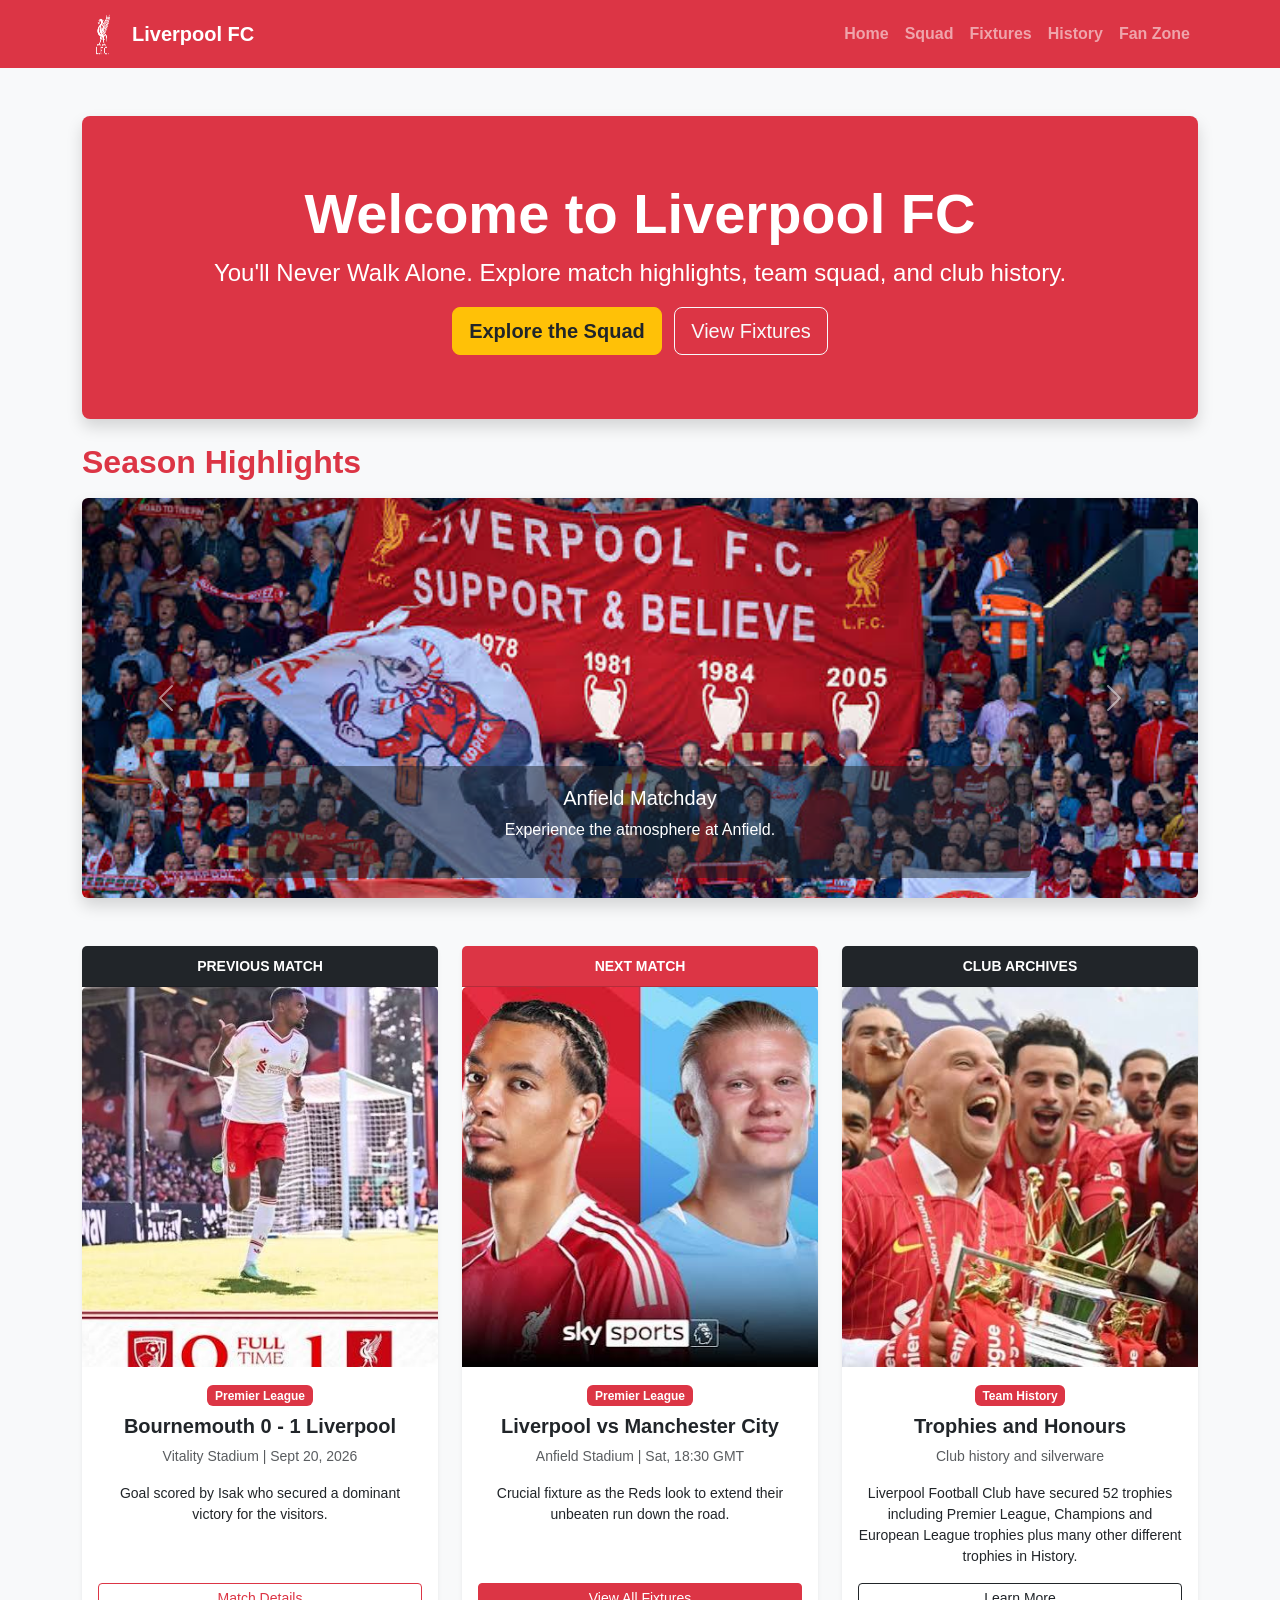
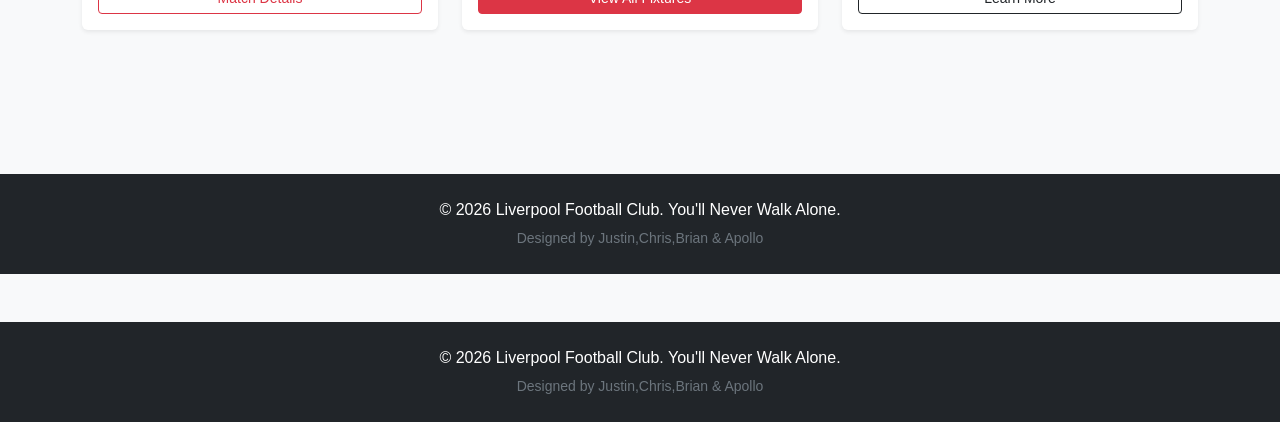
<file: index.html>
<!DOCTYPE html>
<html lang="en">
<head>
    <meta charset="UTF-8">
    <meta name="viewport" content="width=device-width, initial-scale=1.0">
    <title>Liverpool FC | Welcome To Liverpool FC</title>
    <link href="https://cdn.jsdelivr.net/npm/bootstrap@5.3.3/dist/css/bootstrap.min.css" rel="stylesheet">
    <link rel="stylesheet" href="css/custom.css">
</head>
<body class="bg-light" data-page="home">

    <nav class="navbar navbar-expand-lg navbar-dark bg-danger sticky-top">
        <div class="container">
            <a class="navbar-brand fw-bold" href="index.html">
                <img src="images/Logo.png" alt="LFC Logo" width="30" height="30" class="d-inline-block align-text-top me-2">
                Liverpool FC
            </a>
            <button class="navbar-toggler" type="button" data-bs-toggle="collapse" data-bs-target="#navbarNav">
                <span class="navbar-toggler-icon"></span>
            </button>
            <div class="collapse navbar-collapse" id="navbarNav">
                <ul class="navbar-nav ms-auto fw-semibold">
                    <li class="nav-item"><a class="nav-link" href="index.html">Home</a></li>
                    <li class="nav-item"><a class="nav-link" href="squad.html">Squad</a></li>
                    <li class="nav-item"><a class="nav-link" href="fixtures.html">Fixtures</a></li>
                    <li class="nav-item"><a class="nav-link" href="history.html">History</a></li>
                    <li class="nav-item"><a class="nav-link" href="Fanzone.html">Fan Zone</a></li>
                </ul>
            </div>
        </div>
    </nav>

    <main id="pageContent" class="container py-5"></main>

    <footer class="bg-dark text-white text-center py-4 mt-5">
        <div class="container">
            <p class="mb-1">&copy; 2026 Liverpool Football Club.  You'll Never Walk Alone.</p>
            <small class="text-secondary">Designed by Justin,Chris,Brian & Apollo</small>
        </div>
    </footer>

    <script src="https://cdn.jsdelivr.net/npm/bootstrap@5.3.3/dist/js/bootstrap.bundle.min.js"></script>
    <script src="js/main.js"></script>

    <footer class="bg-dark text-white text-center py-4 mt-5">
        <div class="container">
            <p class="mb-1">&copy; 2026 Liverpool Football Club.  You'll Never Walk Alone.</p>
            <small class="text-secondary">Designed by Justin,Chris,Brian & Apollo</small>
        </div>
    </footer>

    <script src="https://cdn.jsdelivr.net/npm/bootstrap@5.3.3/dist/js/bootstrap.bundle.min.js"></script>
</body>
</html>
</file>
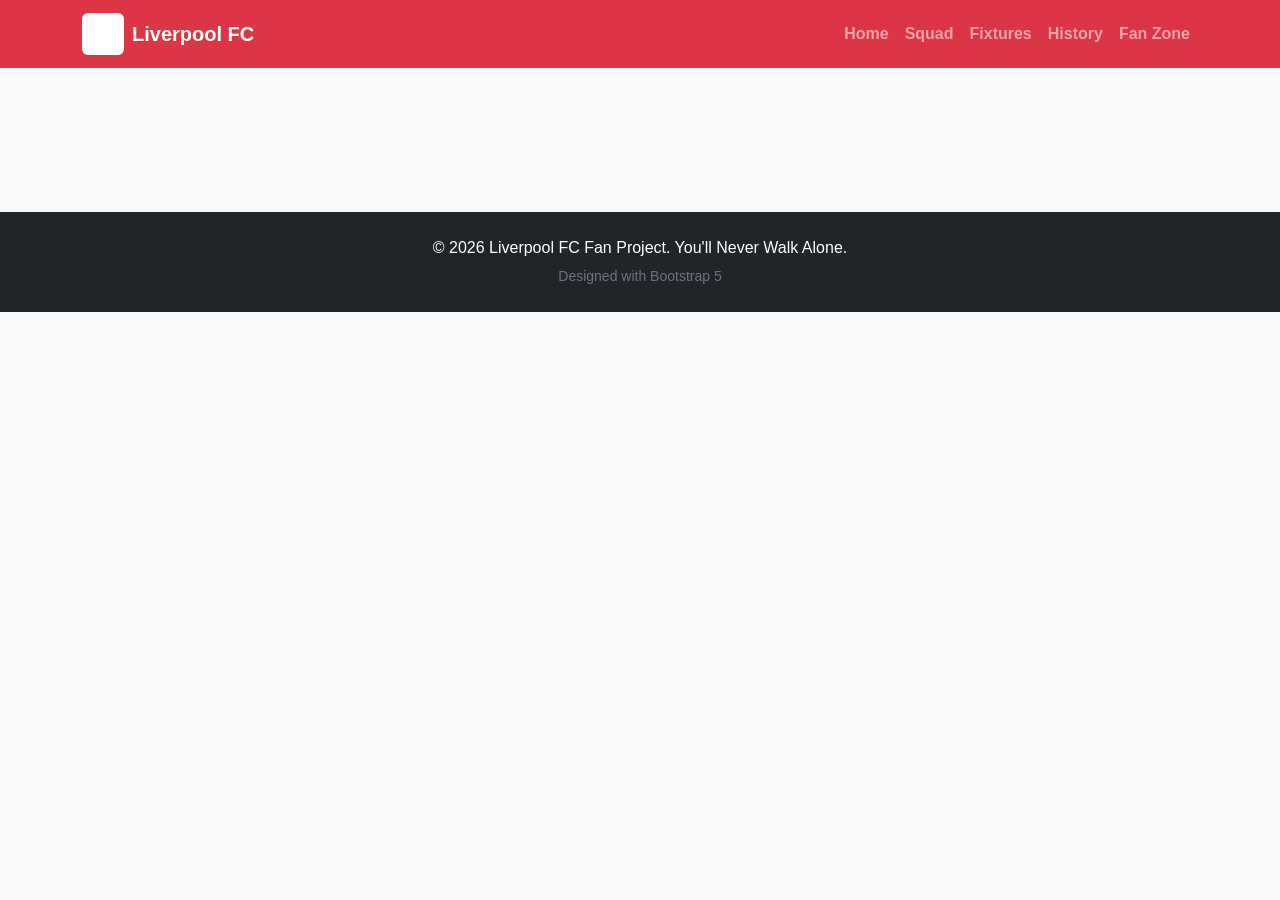
<file: anyother.html>
<!DOCTYPE html>
<html lang="en">
<head>
    <meta charset="UTF-8">
    <meta name="viewport" content="width=device-width, initial-scale=1.0">
    <title>Liverpool FC | Additional Club Details</title>
    <!-- Bootstrap 5 CSS CDN -->
    <link href="https://cdn.jsdelivr.net/npm/bootstrap@5.3.3/dist/css/bootstrap.min.css" rel="stylesheet">
    <!-- Custom CSS -->
    <link rel="stylesheet" href="css/custom.css">
</head>
<body class="bg-light">

    <!-- Shared Navigation Bar -->
    <nav class="navbar navbar-expand-lg navbar-dark bg-danger sticky-top">
        <div class="container">
            <a class="navbar-brand fw-bold" href="index.html">
                <img src="images/logo.svg" alt="LFC Logo" width="30" height="30" class="d-inline-block align-text-top me-2">
                Liverpool FC
            </a>
            <button class="navbar-toggler" type="button" data-bs-toggle="collapse" data-bs-target="#navbarNav">
                <span class="navbar-toggler-icon"></span>
            </button>
            <div class="collapse navbar-collapse" id="navbarNav">
                <ul class="navbar-nav ms-auto fw-semibold">
                    <li class="nav-item"><a class="nav-link" href="index.html">Home</a></li>
                    <li class="nav-item"><a class="nav-link" href="squad.html">Squad</a></li>
                    <li class="nav-item"><a class="nav-link" href="fixtures.html">Fixtures</a></li>
                    <li class="nav-item"><a class="nav-link" href="history.html">History</a></li>
                    <li class="nav-item"><a class="nav-link" href="anyother.html">Fan Zone</a></li>
                </ul>
            </div>
        </div>
    </nav>

    <!-- PAGE-SPECIFIC CONTENT GOES HERE -->
    <main class="container py-5">
        <!-- Each member works inside here -->
    </main>

    <!-- Shared Footer -->
    <footer class="bg-dark text-white text-center py-4 mt-5">
        <div class="container">
            <p class="mb-1">&copy; 2026 Liverpool FC Fan Project. You'll Never Walk Alone.</p>
            <small class="text-secondary">Designed with Bootstrap 5</small>
        </div>
    </footer>

    <!-- Bootstrap 5 JS Bundle -->
    <script src="https://cdn.jsdelivr.net/npm/bootstrap@5.3.3/dist/js/bootstrap.bundle.min.js"></script>
</body>
</html>
</file>
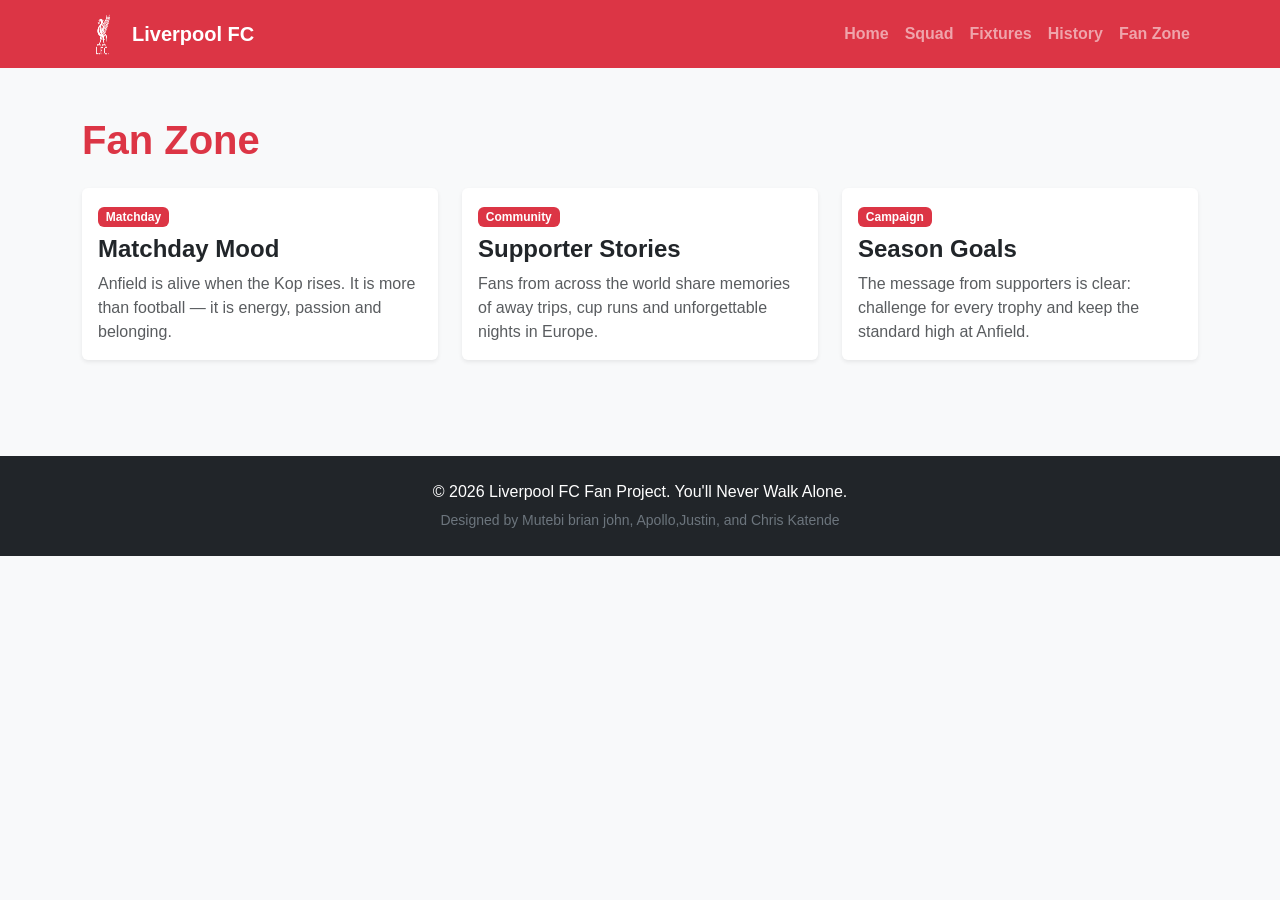
<file: Fanzone.html>
<!DOCTYPE html>
<html lang="en">
<head>
    <meta charset="UTF-8">
    <meta name="viewport" content="width=device-width, initial-scale=1.0">
    <title>Liverpool FC | Additional Club Details</title>
    <link href="https://cdn.jsdelivr.net/npm/bootstrap@5.3.3/dist/css/bootstrap.min.css" rel="stylesheet">
    <link rel="stylesheet" href="css/custom.css">
</head>
<body class="bg-light" data-page="fanzone">

    <nav class="navbar navbar-expand-lg navbar-dark bg-danger sticky-top">
        <div class="container">
            <a class="navbar-brand fw-bold" href="index.html">
                <img src="images/Logo.png" alt="LFC Logo" width="30" height="30" class="d-inline-block align-text-top me-2">
                Liverpool FC
            </a>
            <button class="navbar-toggler" type="button" data-bs-toggle="collapse" data-bs-target="#navbarNav">
                <span class="navbar-toggler-icon"></span>
            </button>
            <div class="collapse navbar-collapse" id="navbarNav">
                <ul class="navbar-nav ms-auto fw-semibold">
                    <li class="nav-item"><a class="nav-link" href="index.html">Home</a></li>
                    <li class="nav-item"><a class="nav-link" href="squad.html">Squad</a></li>
                    <li class="nav-item"><a class="nav-link" href="fixtures.html">Fixtures</a></li>
                    <li class="nav-item"><a class="nav-link" href="history.html">History</a></li>
                    <li class="nav-item"><a class="nav-link" href="Fanzone.html">Fan Zone</a></li>
                </ul>
            </div>
        </div>
    </nav>

    <main id="pageContent" class="container py-5"></main>

    <footer class="bg-dark text-white text-center py-4 mt-5">
        <div class="container">
            <p class="mb-1">&copy; 2026 Liverpool FC Fan Project. You'll Never Walk Alone.</p>
            <small class="text-secondary">Designed by Mutebi brian john, Apollo,Justin, and Chris Katende</small>
        </div>
    </footer>

    <script src="https://cdn.jsdelivr.net/npm/bootstrap@5.3.3/dist/js/bootstrap.bundle.min.js"></script>
    <script src="js/main.js"></script>
</body>
</html>
</file>
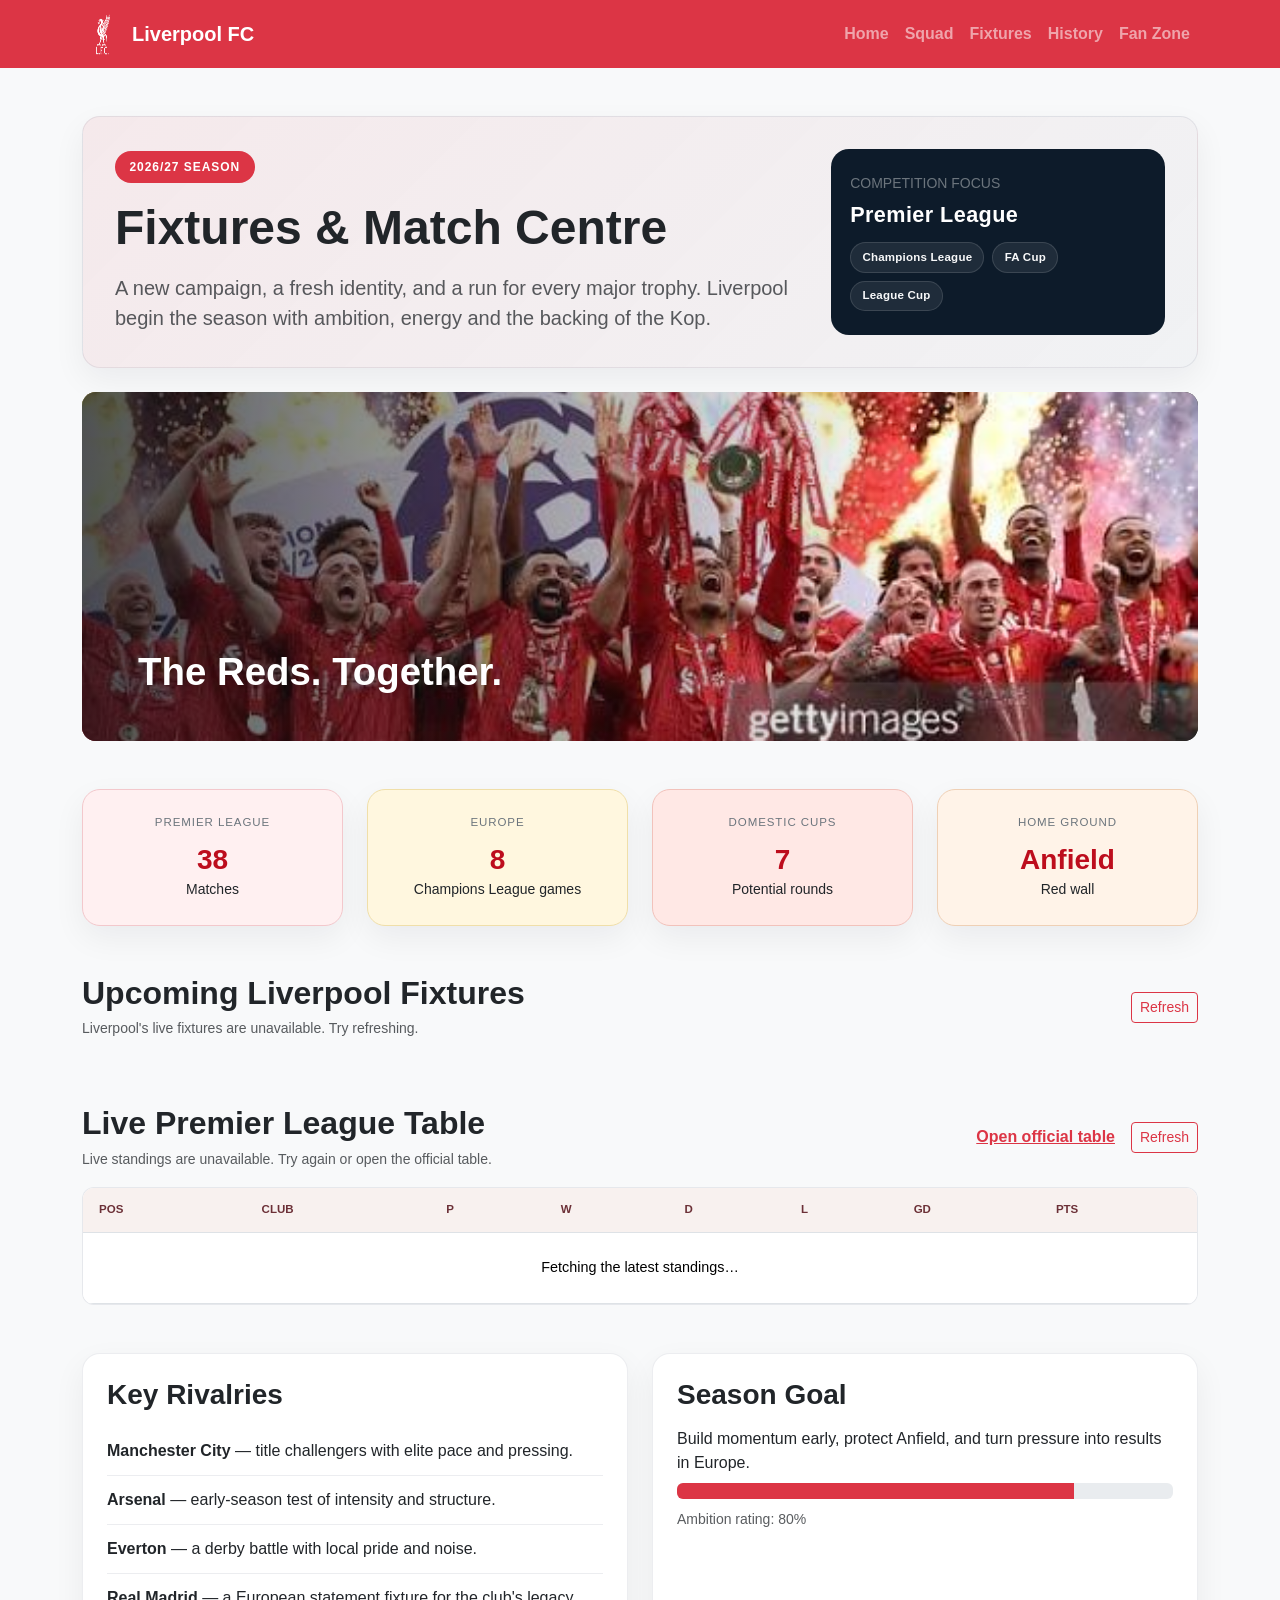
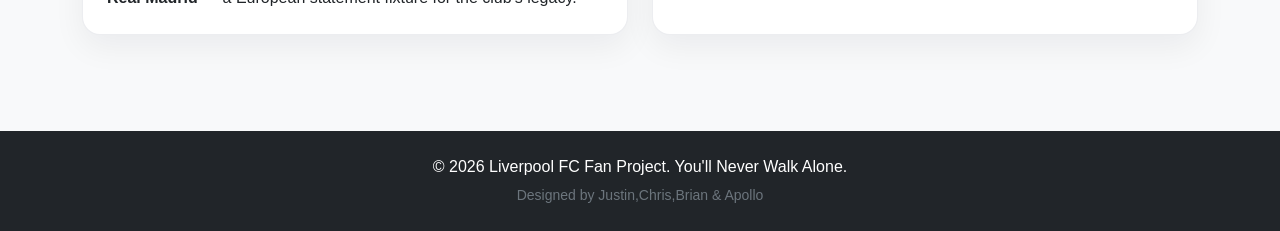
<file: fixtures.html>
<!DOCTYPE html>
<html lang="en">
<head>
    <meta charset="UTF-8">
    <meta name="viewport" content="width=device-width, initial-scale=1.0">
    <title>Liverpool FC | 2026/27 Fixtures</title>
    <link href="https://cdn.jsdelivr.net/npm/bootstrap@5.3.3/dist/css/bootstrap.min.css" rel="stylesheet">
    <link rel="stylesheet" href="css/custom.css">
</head>
<body class="bg-light" data-page="fixtures">

    <nav class="navbar navbar-expand-lg navbar-dark bg-danger sticky-top">
        <div class="container">
            <a class="navbar-brand fw-bold" href="index.html">
                <img src="images/Logo.png" alt="LFC Logo" width="30" height="30" class="d-inline-block align-text-top me-2">
                Liverpool FC
            </a>
            <button class="navbar-toggler" type="button" data-bs-toggle="collapse" data-bs-target="#navbarNav">
                <span class="navbar-toggler-icon"></span>
            </button>
            <div class="collapse navbar-collapse" id="navbarNav">
                <ul class="navbar-nav ms-auto fw-semibold">
                    <li class="nav-item"><a class="nav-link" href="index.html">Home</a></li>
                    <li class="nav-item"><a class="nav-link" href="squad.html">Squad</a></li>
                    <li class="nav-item"><a class="nav-link" href="fixtures.html">Fixtures</a></li>
                    <li class="nav-item"><a class="nav-link" href="history.html">History</a></li>
                    <li class="nav-item"><a class="nav-link" href="Fanzone.html">Fan Zone</a></li>
                </ul>
            </div>
        </div>
    </nav>

    <main class="container py-5">

        <section class="hero-panel mb-4">
            <div class="row align-items-center g-4">
                <div class="col-lg-8">
                    <span class="season-badge">2026/27 Season</span>
                    <h1 class="display-5 fw-bold mb-3">Fixtures & Match Centre</h1>
                    <p class="lead text-muted mb-0">A new campaign, a fresh identity, and a run for every major trophy. Liverpool begin the season with ambition, energy and the backing of the Kop.</p>
                </div>
                <div class="col-lg-4 text-lg-end">
                    <div class="summary-box">
                        <div class="small text-uppercase text-secondary mb-2">Competition focus</div>
                        <div class="summary-league">Premier League</div>
                        <div class="summary-competitions" aria-label="Other competitions">
                            <span>Champions League</span>
                            <span>FA Cup</span>
                            <span>League Cup</span>
                        </div>
                    </div>
                </div>
            </div>
        </section>

        <section class="image-banner mb-5" aria-label="Liverpool moments" aria-roledescription="carousel">
            <img class="image-banner-slide is-active" src="images/images.jpg" alt="Liverpool players celebrating a league title" aria-hidden="false">
            <img class="image-banner-slide" src="images/images (2).jpg" alt="Liverpool player carrying the ball during a match" aria-hidden="true">
            <img class="image-banner-slide" src="images/images (3).jpg" alt="Liverpool players celebrating with a trophy" aria-hidden="true">
            <img class="image-banner-slide" src="images/images (4).jpg" alt="Liverpool player celebrating in front of the supporters" aria-hidden="true">
            <div class="image-banner-caption" aria-hidden="true">The Reds. Together.</div>
        </section>

        <section class="row g-4 mb-5">
            <div class="col-md-3">
                <div class="stat-card stat-card--league">
                    <span class="stat-label">Premier League</span>
                    <h3>38</h3>
                    <small>Matches</small>
                </div>
            </div>
            <div class="col-md-3">
                <div class="stat-card stat-card--europe">
                    <span class="stat-label">Europe</span>
                    <h3>8</h3>
                    <small>Champions League games</small>
                </div>
            </div>
            <div class="col-md-3">
                <div class="stat-card stat-card--cups">
                    <span class="stat-label">Domestic Cups</span>
                    <h3>7</h3>
                    <small>Potential rounds</small>
                </div>
            </div>
            <div class="col-md-3">
                <div class="stat-card stat-card--anfield">
                    <span class="stat-label">Home Ground</span>
                    <h3>Anfield</h3>
                    <small>Red wall</small>
                </div>
            </div>
        </section>

        <section class="mb-5">
            <div class="d-flex justify-content-between align-items-center mb-3">
                <div>
                    <h2 class="fw-bold mb-1">Upcoming Liverpool Fixtures</h2>
                    <small id="fixturesStatus" class="text-muted" aria-live="polite">Loading Liverpool's schedule…</small>
                </div>
                <button id="refreshFixtures" class="btn btn-outline-danger btn-sm" type="button">Refresh</button>
            </div>

            <div id="liverpoolFixtures" class="fixture-list" aria-live="polite">
                <div class="fixture-card">Fetching the latest fixtures…</div>
            </div>
        </section>

        <section class="league-table-section mb-5" aria-labelledby="leagueTableHeading">
            <div class="d-flex flex-wrap justify-content-between align-items-center gap-3 mb-3">
                <div>
                    <h2 id="leagueTableHeading" class="fw-bold mb-1">Live Premier League Table</h2>
                    <small id="leagueTableStatus" class="text-muted" aria-live="polite">Loading current standings…</small>
                </div>
                <div class="d-flex align-items-center gap-3">
                    <a class="text-danger fw-semibold" href="https://www.premierleague.com/tables" target="_blank" rel="noopener noreferrer">Open official table</a>
                    <button id="refreshLeagueTable" class="btn btn-outline-danger btn-sm" type="button">Refresh</button>
                </div>
            </div>
            <div class="table-responsive league-table-wrap">
                <table class="table league-table mb-0">
                    <thead>
                        <tr>
                            <th scope="col">Pos</th>
                            <th scope="col">Club</th>
                            <th scope="col">P</th>
                            <th scope="col">W</th>
                            <th scope="col">D</th>
                            <th scope="col">L</th>
                            <th scope="col">GD</th>
                            <th scope="col">Pts</th>
                        </tr>
                    </thead>
                    <tbody id="leagueTableBody">
                        <tr><td colspan="8" class="text-center py-4">Fetching the latest standings…</td></tr>
                    </tbody>
                </table>
            </div>
        </section>

        <section class="row g-4">
            <div class="col-lg-6">
                <div class="panel-card">
                    <h3 class="fw-bold mb-3">Key Rivalries</h3>
                    <ul class="list-unstyled mb-0 rivalry-list">
                        <li><strong>Manchester City</strong> — title challengers with elite pace and pressing.</li>
                        <li><strong>Arsenal</strong> — early-season test of intensity and structure.</li>
                        <li><strong>Everton</strong> — a derby battle with local pride and noise.</li>
                        <li><strong>Real Madrid</strong> — a European statement fixture for the club's legacy.</li>
                    </ul>
                </div>
            </div>

            <div class="col-lg-6">
                <div class="panel-card">
                    <h3 class="fw-bold mb-3">Season Goal</h3>
                    <p class="mb-2">Build momentum early, protect Anfield, and turn pressure into results in Europe.</p>
                    <div class="progress mb-2" role="progressbar" aria-label="Season ambition" aria-valuenow="80" aria-valuemin="0" aria-valuemax="100">
                        <div class="progress-bar bg-danger" style="width: 80%"></div>
                    </div>
                    <small class="text-muted">Ambition rating: 80%</small>
                </div>
            </div>
        </section>

    </main>

    <footer class="bg-dark text-white text-center py-4 mt-5">
        <div class="container">
            <p class="mb-1">&copy; 2026 Liverpool FC Fan Project. You'll Never Walk Alone.</p>
            <small class="text-secondary">Designed by Justin,Chris,Brian & Apollo</small>
        </div>
    </footer>

    <script src="https://cdn.jsdelivr.net/npm/bootstrap@5.3.3/dist/js/bootstrap.bundle.min.js"></script>
    <script src="js/main.js"></script>
</body>
</html>
</file>
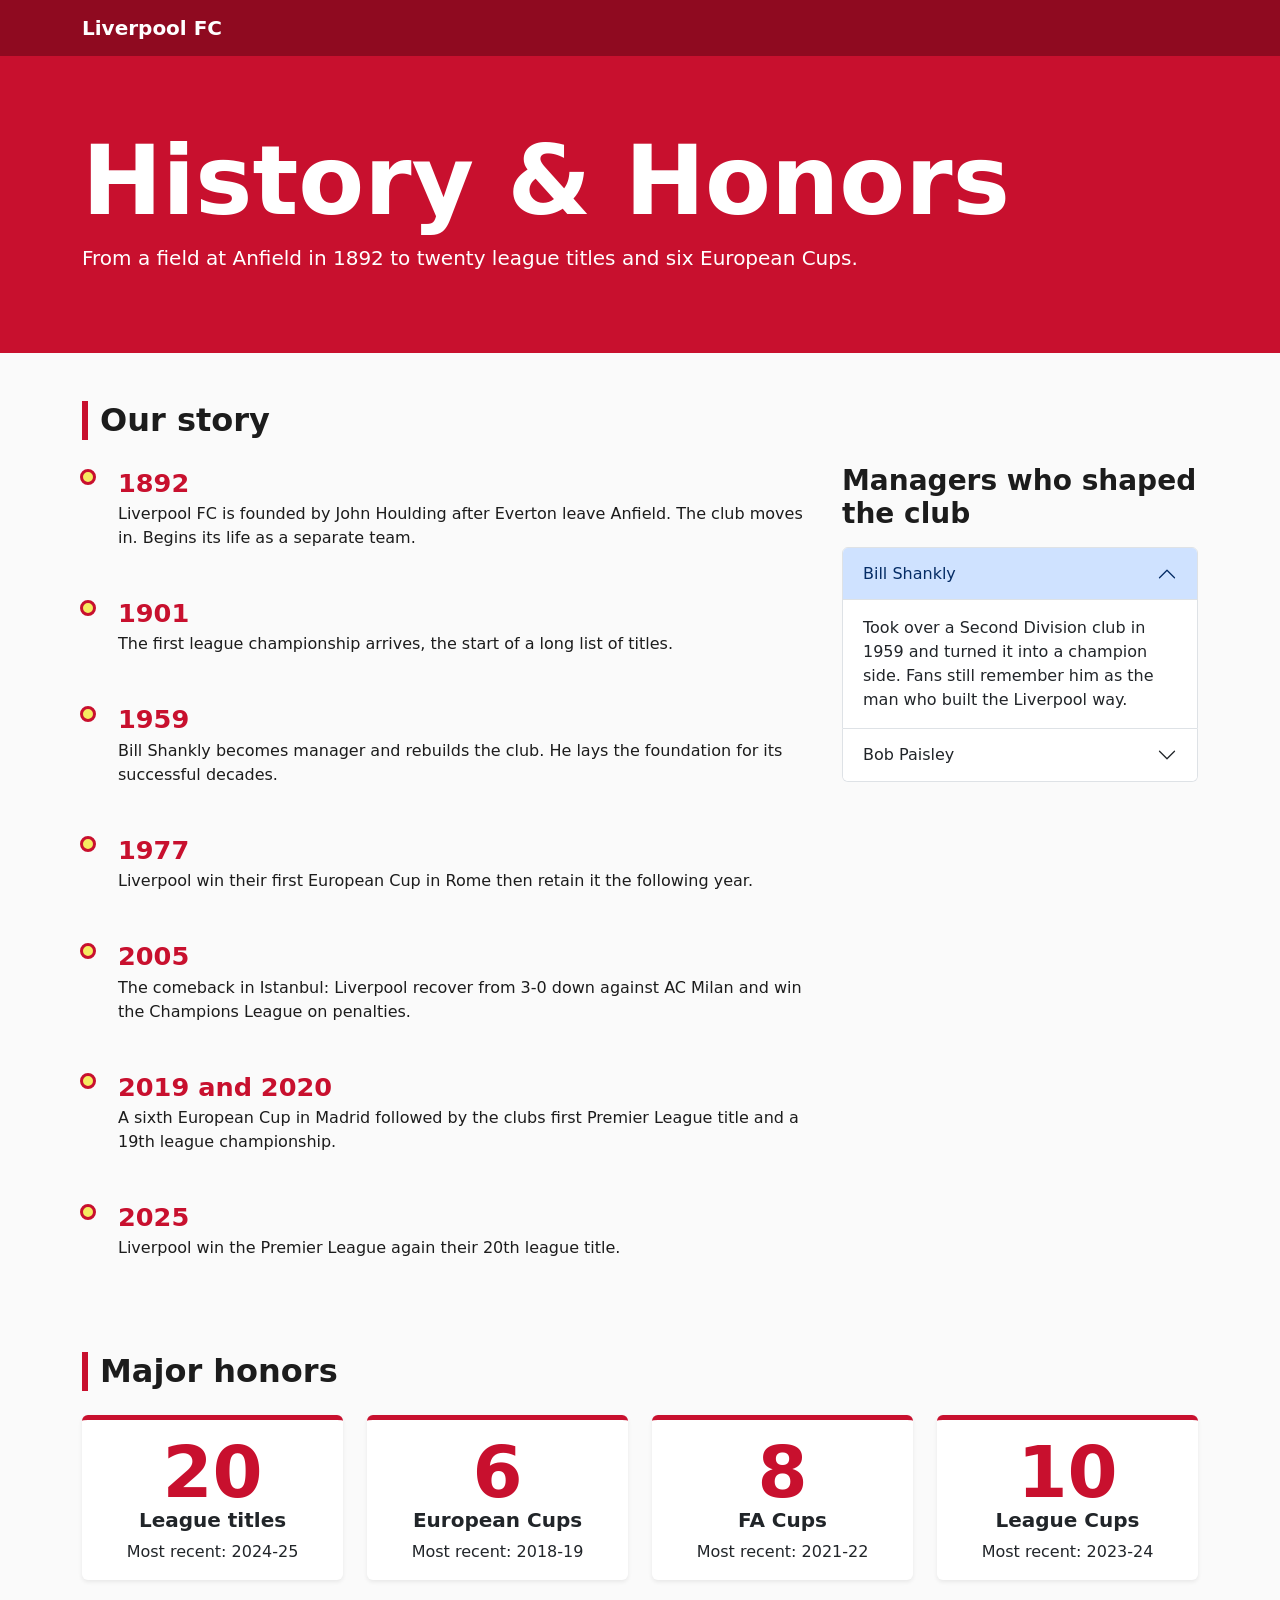
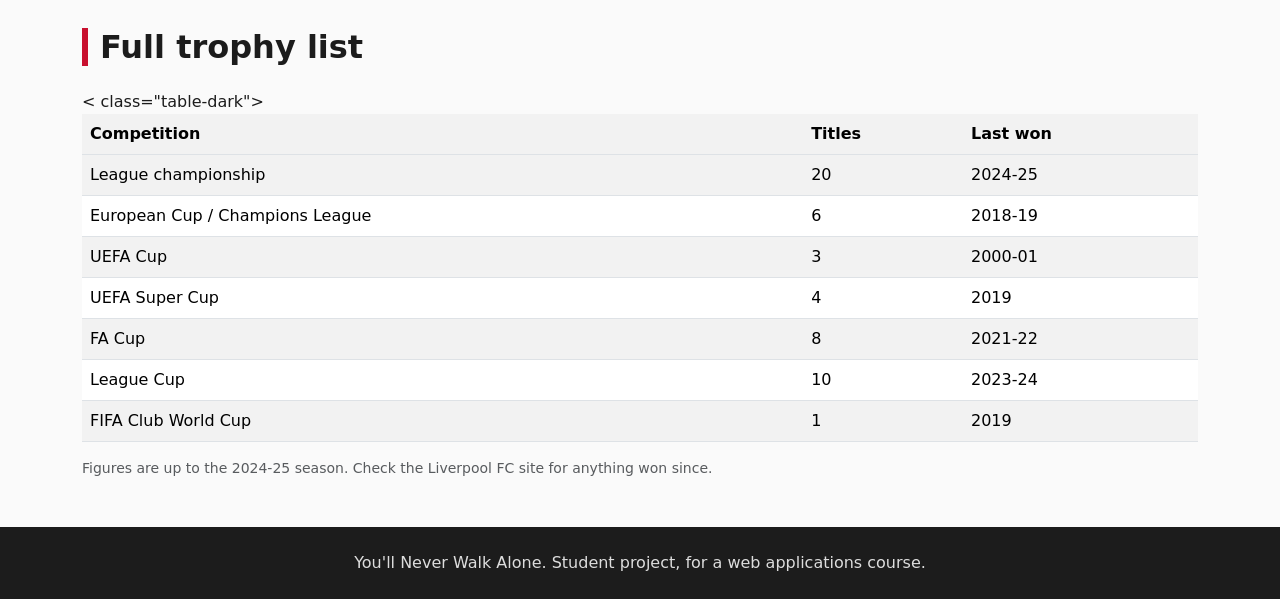
<file: history.html>
<!DOCTYPE html>

<html lang="en">

<head>

<meta charset="UTF-8">

<meta name="viewport" content="width=device-width scale=1">

<title>Liverpool FC | History & Honors</title>

<link href="https://cdn.jsdelivr.net/npm/bootstrap@5.3.3/dist/css/bootstrap.min.css" rel="stylesheet">

<link href="https://fonts.googleapis.com/css2?family=Barlow:wght@400;500&family=Barlow+Condensed:wght@700&display=swap" rel="stylesheet">

<link href="css/History.css" rel="stylesheet">

</head>

<body>

<!-- Navbar: keep identical on all 5 pages -->

<nav class="navbar navbar-expand-lg navbar-dark">

<div class="container">

<a class="navbar-brand fw-bold" href="index.html">Liverpool FC</a>

<button class="navbar-toggler" type="button" data-bs-toggle="collapse" data-bs-target="#mainNav" aria-controls="mainNav" aria-expanded="false" aria-label="Toggle navigation">

<span class="navbar-toggler-icon"></span>

</button>

<div class="collapse collapse" id="mainNav">

<ul class="navbar-nav ms-auto">

<li class="nav-item"><a class="nav-link" href="index.html">Home</a></li>

<li class="nav-item"><a class="nav-link" href="squad.html">Squad</a></li>

<li class="nav-item"><a class="nav-link" href="fixtures.html">Fixtures & Results</a></li>

<li class="nav-item"><a class="nav-link active" aria-current="page" href="history.html">History & Honors</a></li>

<li class="nav-item"><a class="nav-link" href="fanzone.html">Fan Zone</a></li>

</ul>

</div>

</div>

</nav>

<!-- Hero -->

<header class="hero">

<div class="container">

<h1>History & Honors</h1>

<p class="lead mt-3">From a field at Anfield in 1892 to twenty league titles and six European Cups.</p>

</div>

</header>

<main class="container my-5">

<!-- Timeline -->

<section class="mb-5">

<h2 class="section-title mb-4">Our story</h2>

<div class="row">

<div class="col-lg-8">

<div class="timeline">

<div class="timeline-item">

<div class="timeline-year">1892</div>

<p>Liverpool FC is founded by John Houlding after Everton leave Anfield. The club moves in. Begins its life as a separate team.</p>

</div>

<div class="timeline-item">

<div class="timeline-year">1901</div>

<p>The first league championship arrives, the start of a long list of titles.</p>

</div>

<div class="timeline-item">

<div class="timeline-year">1959</div>

<p>Bill Shankly becomes manager and rebuilds the club. He lays the foundation for its successful decades.</p>

</div>

<div class="timeline-item">

<div class="timeline-year">1977</div>

<p>Liverpool win their first European Cup in Rome then retain it the following year.</p>

</div>

<div class="timeline-item">

<div class="timeline-year">2005</div>

<p>The comeback in Istanbul: Liverpool recover from 3-0 down against AC Milan and win the Champions League on penalties.</p>

</div>

<div class="timeline-item">

<div class="timeline-year">2019 and 2020</div>

<p>A sixth European Cup in Madrid followed by the clubs first Premier League title and a 19th league championship.</p>

</div>

<div class="timeline-item">

<div class="timeline-year">2025</div>

<p>Liverpool win the Premier League again their 20th league title.</p>

</div>

</div>

</div>

<!-- Accordion -->

<div class="col-lg-4">

<h3 class="mb-3">Managers who shaped the club</h3>

<div class="accordion" id="managers">

<div class="accordion-item">

<h2 class="accordion-header">

<button class="accordion-button" type="button" data-bs-toggle="collapse" data-bs-target="#m1" aria-expanded="true" aria-controls="m1">Bill Shankly</button>

</h2>

<div id="m1" class="accordion-collapse collapse show" data-bs-parent="#managers">

<div class="accordion-body">Took over a Second Division club in 1959 and turned it into a champion side. Fans still remember him as the man who built the Liverpool way.</div>

</div>

</div>

<div class="accordion-item">

<h2 class="accordion-header">

<button class="accordion-button collapsed" type="button" data-bs-toggle="collapse" data-bs-target="#m2" aria-expanded="false" aria-controls="m2">Bob Paisley</button>

</h2>

<div id="m2" class="accordion-collapse collapse" data-bs-parent="#managers">

<div class="accordion- three European Cups in nine seasons as manager, plus six league titles.</div>

</div>

</div>

<div class="accordion-item">

<h2 class="accordion-header">

<button class="accordion-button collapsed" type="button" data-bs-toggle="collapse" data-bs-target="#m3" aria-expanded="false" aria-controls="m3">Jürgen Klopp</button>

</h2>

<div id="m3" class="accordion-collapse collapse" data-bs-parent="#managers">

<div class="accordion-body">Led the club to the Champions League in 2019 and the Premier League in 2020 ending a 30-year wait for the league title.</div>

</div>

</div>

</div>

</div>

</div>

</section>

<!-- Honor cards -->

<section class="mb-5">

<h2 class="section-title mb-4">Major honors</h2>

<div class="row g-4">

<div class="col-sm-6 col-lg-3">

<div class="card honor-card text-center h-100 shadow-sm">

<div class="card-body">

<div class="display-num">20</div>

<h5 class="card-title">League titles</h5>

<p class="card-text">Most recent: 2024-25</p>

</div>

</div>

</div>

<div class="col-sm-6 col-lg-3">

<div class="card honor-card text-center h-100 shadow-sm">

<div class="card-body">

<div class="display-num">6</div>

<h5 class="card-title">European Cups</h5>

<p class="card-text">Most recent: 2018-19</p>

</div>

</div>

</div>

<div class="col-sm-6 col-lg-3">

<div class="card honor-card text-center h-100 shadow-sm">

<div class="card-body">

<div class="display-num">8</div>

<h5 class="card-title">FA Cups</h5>

<p class="card-text">Most recent: 2021-22</p>

</div>

</div>

</div>

<div class="col-sm-6 col-lg-3">

<div class="card honor-card text-center h-100 shadow-sm">

<div class="card-body">

<div class="display-num">10</div>

<h5 class="card-title">League Cups</h5>

<p class="card-text">Most recent: 2023-24</p>

</div>

</div>

</div>

</div>

</section>

<!-- Table -->

<section class="mb-5">

<h2 class="section-title mb-4">Full trophy list</h2>

<div class="table-responsive">

<table class="table table-striped table-hover align-middle">

< class="table-dark">

<tr>

<th scope="col">Competition</th>

<th scope="col">Titles</th>

<th scope="col">Last won</th>

</tr>

</thead>

<tbody>

<tr><td>League championship</td><td>20</td><td>2024-25</td></tr>

<tr><td>European Cup / Champions League</td><td>6</td><td>2018-19</td></tr>

<tr><td>UEFA Cup</td><td>3</td><td>2000-01</td></tr>

<tr><td>UEFA Super Cup</td><td>4</td><td>2019</td></tr>

<tr><td>FA Cup</td><td>8</td><td>2021-22</td></tr>

<tr><td>League Cup</td><td>10</td><td>2023-24</td></tr>

<tr><td>FIFA Club World Cup</td><td>1</td><td>2019</td></tr>

</tbody>

</table>

</div>

<p class="text-muted small">Figures are up to the 2024-25 season. Check the Liverpool FC site for anything won since.</p>

</section>

</main>

<footer class="py-4 text-center">

<div class="container">

<p class="mb-0">You'll Never Walk Alone. Student project, for a web applications course.</p>

</div>

</footer>

<script src="https://cdn.jsdelivr.net/npm/bootstrap@5.3.3/dist/js/bootstrap.bundle.min.js"></script>

</body>

</html>
</file>
<file: css/custom.css>
body {
    font-family: "Segoe UI", Tahoma, Geneva, Verdana, sans-serif;
}

.navbar-brand {
    display: inline-flex;
    align-items: center;
}

.navbar-brand img {
    width: 42px;
    height: 42px;
    flex: none;
    filter: brightness(0) invert(1);
}

.hero-panel,
.panel-card,
.history-card,
.honour-card,
.stat-card,
.fixture-card {
    background: #ffffff;
    border: 1px solid rgba(13, 36, 68, 0.08);
    border-radius: 18px;
    box-shadow: 0 12px 32px rgba(15, 23, 42, 0.06);
}

.hero-panel {
    padding: 2rem;
    background: linear-gradient(135deg, rgba(220, 53, 69, 0.08), rgba(13, 36, 68, 0.03));
}

.image-banner {
    position: relative;
    isolation: isolate;
    overflow: hidden;
    aspect-ratio: 3.2 / 1;
    min-height: 220px;
    max-height: 390px;
    border-radius: 14px;
    background: #171717;
}

.image-banner::after {
    position: absolute;
    z-index: 1;
    background: linear-gradient(90deg, rgba(12, 16, 20, 0.72), transparent 75%);
    content: "";
    inset: 0;
    pointer-events: none;
}

.image-banner-slide {
    position: absolute;
    width: 100%;
    height: 100%;
    object-fit: cover;
    object-position: center 38%;
    opacity: 0;
    transition: opacity 900ms ease;
    inset: 0;
}

.image-banner-slide.is-active {
    opacity: 1;
}

.image-banner-caption {
    position: absolute;
    z-index: 2;
    left: clamp(1.25rem, 5vw, 3.5rem);
    bottom: clamp(1.25rem, 4vw, 2.5rem);
    color: #ffffff;
    font-size: clamp(1.5rem, 3vw, 2.5rem);
    font-weight: 800;
    text-shadow: 0 2px 12px rgba(0, 0, 0, 0.3);
}

.season-badge {
    display: inline-block;
    background: #dc3545;
    color: white;
    border-radius: 999px;
    padding: 0.45rem 0.9rem;
    font-size: 0.75rem;
    font-weight: 700;
    text-transform: uppercase;
    letter-spacing: 0.08em;
    margin-bottom: 1rem;
}

.summary-box {
    background: #0d1b2a;
    color: white;
    border-radius: 18px;
    padding: 1.5rem 1.2rem;
    display: inline-flex;
    flex-direction: column;
    align-items: flex-start;
    min-width: 220px;
    text-align: left;
}

.summary-league {
    font-size: 1.35rem;
    font-weight: 800;
    letter-spacing: 0.02em;
    color: #ffffff;
    line-height: 1.2;
}

.summary-competitions {
    display: flex;
    flex-wrap: wrap;
    gap: 0.5rem;
    margin-top: 0.9rem;
}

.summary-competitions span {
    display: inline-block;
    background: rgba(255, 255, 255, 0.08);
    border: 1px solid rgba(255, 255, 255, 0.12);
    color: #f8f9fa;
    border-radius: 999px;
    padding: 0.35rem 0.7rem;
    font-size: 0.72rem;
    font-weight: 600;
    letter-spacing: 0.02em;
    white-space: nowrap;
}

.stat-card {
    padding: 1.5rem 1rem;
    text-align: center;
}

.stat-card--league {
    background: #fff0f1;
    border-color: #f3c8cc;
}

.stat-card--europe {
    background: #fff7df;
    border-color: #f0dfa9;
}

.stat-card--cups {
    background: #ffe8e5;
    border-color: #f2c2bb;
}

.stat-card--anfield {
    background: #fff3e8;
    border-color: #efd0b5;
}

.stat-label {
    display: block;
    color: #6c757d;
    font-size: 0.72rem;
    text-transform: uppercase;
    letter-spacing: 0.08em;
    margin-bottom: 0.75rem;
}

.stat-card h3 {
    margin: 0;
    color: #bd0d1d;
    font-weight: 800;
}

.fixture-list {
    display: grid;
    gap: 1rem;
}

.league-table-wrap {
    border: 1px solid rgba(13, 36, 68, 0.1);
    border-radius: 12px;
    background: #ffffff;
}

.league-table {
    min-width: 620px;
    vertical-align: middle;
    font-size: 0.9rem;
}

.league-table thead th {
    padding: 0.85rem 1rem;
    background: #f8f1ef;
    color: #6c3037;
    font-size: 0.72rem;
    text-transform: uppercase;
    white-space: nowrap;
}

.league-table tbody td {
    padding: 0.75rem 1rem;
    white-space: nowrap;
}

.league-table .league-table-liverpool td {
    background: #fff0f1;
    color: #8f1020;
    font-weight: 700;
}

.fixture-card {
    display: flex;
    align-items: center;
    justify-content: space-between;
    gap: 1rem;
    padding: 1.1rem 1.2rem;
}

.fixture-date {
    min-width: 78px;
    background: #f8f9fa;
    border-radius: 12px;
    text-align: center;
    font-weight: 700;
    color: #0d1b2a;
    padding: 0.8rem 0.5rem;
}

.fixture-content {
    flex: 1;
}

.fixture-content h4 {
    font-size: 1.15rem;
    margin: 0.2rem 0;
}

.fixture-content p {
    margin: 0;
    color: #6c757d;
}

.competition {
    display: inline-block;
    font-size: 0.7rem;
    color: #dc3545;
    font-weight: 700;
    letter-spacing: 0.08em;
    text-transform: uppercase;
}

.fixture-tag {
    border-radius: 999px;
    padding: 0.45rem 0.8rem;
    font-size: 0.72rem;
    font-weight: 700;
    text-transform: uppercase;
}

.fixture-tag.home {
    background: rgba(220, 53, 69, 0.12);
    color: #b30f20;
}

.fixture-tag.away {
    background: rgba(13, 36, 68, 0.08);
    color: #0d1b2a;
}

.panel-card {
    padding: 1.5rem;
    height: 100%;
}

.rivalry-list li {
    padding: 0.75rem 0;
    border-bottom: 1px solid rgba(13, 36, 68, 0.08);
}

.rivalry-list li:last-child {
    border-bottom: none;
    padding-bottom: 0;
}

.history-hero {
    padding: 2rem;
    background: linear-gradient(135deg, rgba(13, 36, 68, 0.03), rgba(220, 53, 69, 0.08));
    border-radius: 18px;
}

.history-card,
.honour-card {
    padding: 1.5rem;
    height: 100%;
}

.history-year,
.timeline-year {
    color: #dc3545;
    font-weight: 800;
    letter-spacing: 0.04em;
    text-transform: uppercase;
}

.timeline {
    display: grid;
    gap: 1.25rem;
}

.timeline-item {
    display: flex;
    gap: 1.2rem;
    background: white;
    border: 1px solid rgba(13, 36, 68, 0.08);
    border-radius: 16px;
    padding: 1.2rem;
}

.timeline-item .timeline-year {
    min-width: 100px;
    padding-top: 0.2rem;
}

.honour-card {
    text-align: center;
    background: linear-gradient(180deg, #ffffff, #f8f9fa);
}

.honour-card h3 {
    font-size: 2.2rem;
    color: #b50d1f;
    font-weight: 900;
    margin-bottom: 0.5rem;
}

.honour-card p {
    margin: 0;
    color: #6c757d;
}

@media (max-width: 767px) {
    .image-banner {
        aspect-ratio: 1.5 / 1;
        min-height: 220px;
    }

    .fixture-card {
        flex-direction: column;
        align-items: flex-start;
    }

    .fixture-date {
        width: 100%;
    }

    .timeline-item {
        flex-direction: column;
    }
}

@media (prefers-reduced-motion: reduce) {
    .image-banner-slide {
        transition: none;
    }
}
</file>
<file: css/History.css>
:root {

--lfc-red: #c8102e;

--lfc-dark: #8f0a20;

--lfc-gold: #f6eb61;

--lfc-ink: #1c1c1c;

}

body {

font-family: "Barlow" sans-serif;

color: var(--lfc-ink);

background: #fafafa;

}

h1, h2, h3, h4, h5,.display-num {

font-family: "Barlow Condensed" sans-serif;

font-weight: 700;

}

.navbar { background: var(--lfc-dark); }

.navbar.nav-link.active { color: var(--lfc-gold); }

.hero {

background: var(--lfc-red);

color: #fff;

padding: 5rem 0 4rem;

}

.hero h1 { font-size: clamp(3rem, 9vw, 6rem); line-height: 0.95; }

.hero.lead { max-width: 36rem; }

.section-title { border-left: 6px solid var(--lfc-red); padding-left:.75rem; }

/* Timeline */

.timeline { border-left: 3px var(--lfc-red); margin-left:.5rem; }

.timeline-item { position: relative; padding: 0 0 1.75rem 1.75rem; }

.timeline-item::before {

content: "";

position: absolute;

left: -.6rem;

top:.35rem;

width: 1rem;

height: 1rem;

border-radius: 50%;

background: var(--lfc-gold);

border: 3px solid var(--lfc-red);

}

.timeline-year { font-family: "Barlow Condensed" sans-serif; font-size: 1.6rem; font-weight: 700; color: var(--lfc-red); }

/* Honor cards */

.display-num { font-size: 4.5rem; line-height: 1; color: var(--lfc-red); }

.honor-card { border: 0; border-top: 5px solid var(--lfc-red); }

footer { background: var(--lfc-ink); color: #ddd; }
</file>
